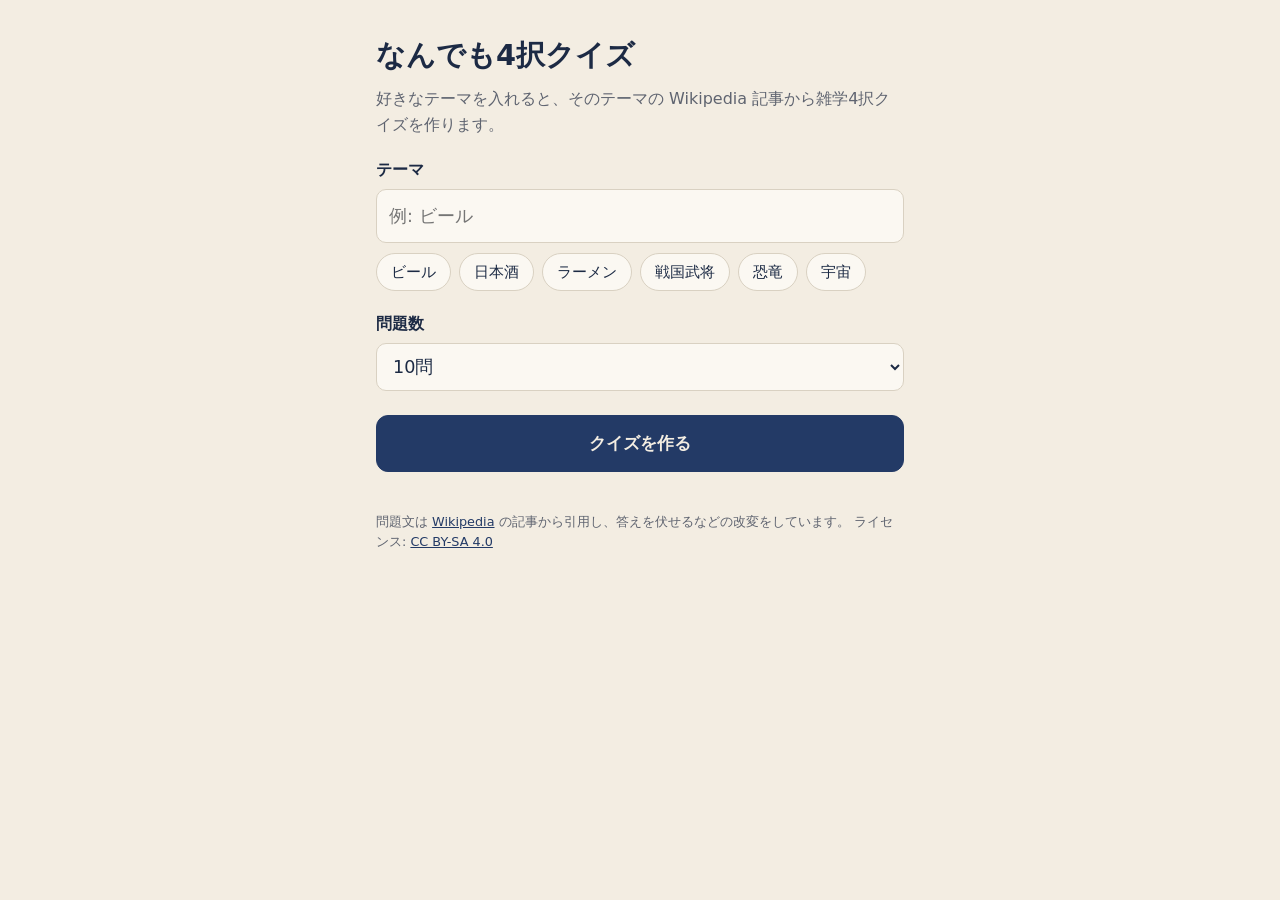
<file: index.html>
<!DOCTYPE html>
<html lang="ja">
<head>
  <meta charset="UTF-8">
  <meta name="viewport" content="width=device-width, initial-scale=1.0">
  <meta http-equiv="Content-Security-Policy" content="default-src 'none'; script-src 'self'; style-src 'self'; connect-src https://ja.wikipedia.org; img-src 'self'; base-uri 'none'; form-action 'none'">
  <meta name="referrer" content="strict-origin-when-cross-origin">
  <title>なんでも4択クイズ</title>
  <link rel="stylesheet" href="style.css">
</head>
<body>
  <main>
    <section id="start">
      <h1>なんでも4択クイズ</h1>
      <p class="lead">好きなテーマを入れると、そのテーマの Wikipedia 記事から雑学4択クイズを作ります。</p>
      <form id="start-form">
        <label for="theme">テーマ</label>
        <input id="theme" type="text" placeholder="例: ビール" maxlength="50" required autocomplete="off" enterkeyhint="go">
        <div class="chips">
          <button type="button" class="chip">ビール</button>
          <button type="button" class="chip">日本酒</button>
          <button type="button" class="chip">ラーメン</button>
          <button type="button" class="chip">戦国武将</button>
          <button type="button" class="chip">恐竜</button>
          <button type="button" class="chip">宇宙</button>
        </div>
        <label for="count">問題数</label>
        <select id="count">
          <option value="3">3問</option>
          <option value="5">5問</option>
          <option value="10" selected>10問</option>
        </select>
        <button type="submit" class="primary">クイズを作る</button>
      </form>
      <p id="error" class="error" hidden></p>
    </section>

    <section id="loading" hidden>
      <div class="spinner"></div>
      <p id="loading-text"></p>
    </section>

    <section id="quiz" hidden>
      <div class="quiz-header">
        <span id="quiz-theme"></span>
        <span id="progress"></span>
      </div>
      <p id="question-label" class="question-label"></p>
      <blockquote id="question"></blockquote>
      <div id="choices" class="choices"></div>
      <div id="feedback" hidden>
        <p id="feedback-text"></p>
        <p id="full-text" class="full-text" hidden></p>
        <a id="source-link" target="_blank" rel="noopener noreferrer"></a>
        <button id="next" type="button" class="primary"></button>
      </div>
      <button id="quit" type="button" class="link-button">やめる</button>
    </section>

    <section id="result" hidden>
      <h2>結果</h2>
      <p id="score"></p>
      <p id="comment"></p>
      <ol id="review"></ol>
      <button id="retry" type="button" class="primary">同じテーマでもう一度</button>
      <button id="new-theme" type="button">別のテーマで遊ぶ</button>
    </section>
  </main>

  <footer>
    問題文は <a href="https://ja.wikipedia.org/" target="_blank" rel="noopener noreferrer">Wikipedia</a> の記事から引用し、答えを伏せるなどの改変をしています。
    ライセンス: <a href="https://creativecommons.org/licenses/by-sa/4.0/deed.ja" target="_blank" rel="noopener noreferrer">CC BY-SA 4.0</a>
  </footer>

  <script src="main.js"></script>
</body>
</html>
</file>
<file: style.css>
/* ネイビー / グレー / ベージュ */
:root {
  --bg: #f3ede2;
  --card: #fbf8f2;
  --text: #1c2a44;
  --muted: #5f6470;
  --border: #d9d1c2;
  --accent: #233a66;
  --accent-text: #f3ede2;
  --correct: #3d7a5a;
  --wrong: #b5473f;
}

@media (prefers-color-scheme: dark) {
  :root {
    --bg: #121a2b;
    --card: #1b2539;
    --text: #ece4d4;
    --muted: #9aa1ae;
    --border: #2e3a52;
    --accent: #d8c6a2;
    --accent-text: #121a2b;
  }
}

[hidden] {
  display: none !important;
}

* {
  box-sizing: border-box;
}

body {
  margin: 0;
  background: var(--bg);
  color: var(--text);
  font-family: system-ui, -apple-system, "Hiragino Sans", "Noto Sans JP", sans-serif;
  line-height: 1.6;
}

main {
  max-width: 560px;
  margin: 0 auto;
  padding: 24px 16px;
}

h1 {
  font-size: 1.8rem;
  margin: 8px 0;
}

.lead {
  color: var(--muted);
  margin-top: 0;
}

label {
  display: block;
  font-weight: bold;
  margin: 20px 0 6px;
}

input,
select,
button {
  font: inherit;
  color: inherit;
}

input,
select {
  width: 100%;
  padding: 12px;
  border: 1px solid var(--border);
  border-radius: 10px;
  background: var(--card);
  font-size: 1.1rem;
}

button {
  width: 100%;
  padding: 14px;
  margin-top: 12px;
  border: 1px solid var(--border);
  border-radius: 12px;
  background: var(--card);
  font-size: 1.05rem;
  cursor: pointer;
}

button.primary {
  background: var(--accent);
  border-color: var(--accent);
  color: var(--accent-text);
  font-weight: bold;
  margin-top: 24px;
}

.chips {
  display: flex;
  flex-wrap: wrap;
  gap: 8px;
  margin-top: 10px;
}

.chip {
  width: auto;
  margin: 0;
  padding: 6px 14px;
  border-radius: 999px;
  font-size: 0.95rem;
}

.error {
  color: var(--wrong);
  font-weight: bold;
}

#loading {
  text-align: center;
  padding-top: 80px;
}

.spinner {
  width: 40px;
  height: 40px;
  margin: 0 auto 16px;
  border: 4px solid var(--border);
  border-top-color: var(--accent);
  border-radius: 50%;
  animation: spin 0.8s linear infinite;
}

@keyframes spin {
  to {
    transform: rotate(360deg);
  }
}

.quiz-header {
  display: flex;
  justify-content: space-between;
  color: var(--muted);
  font-size: 0.95rem;
}

.question-label {
  font-weight: bold;
  margin-bottom: 8px;
}

blockquote {
  margin: 0;
  padding: 16px;
  background: var(--card);
  border: 1px solid var(--border);
  border-left: 4px solid var(--accent);
  border-radius: 10px;
}

.choices button {
  text-align: left;
}

.choices button.correct {
  border-color: var(--correct);
  background: var(--correct);
  color: #ffffff;
  font-weight: bold;
}

.choices button.wrong {
  border-color: var(--wrong);
  background: var(--wrong);
  color: #ffffff;
}

.choices button:disabled:not(.correct):not(.wrong) {
  opacity: 0.5;
}

#feedback {
  margin-top: 16px;
}

#feedback-text {
  font-size: 1.2rem;
  font-weight: bold;
  margin-bottom: 4px;
}

a {
  color: var(--accent);
}

.link-button {
  background: none;
  border: none;
  color: var(--muted);
  text-decoration: underline;
  font-size: 0.9rem;
}

#score {
  font-size: 2rem;
  font-weight: bold;
  margin: 0;
}

#review {
  padding-left: 1.4em;
}

#review li {
  margin-bottom: 6px;
}

#review .mark-correct {
  color: var(--correct);
  font-weight: bold;
}

#review .mark-wrong {
  color: var(--wrong);
  font-weight: bold;
}

#review .your-answer {
  color: var(--muted);
  font-size: 0.9rem;
}

footer {
  max-width: 560px;
  margin: 0 auto;
  padding: 16px 16px 32px;
  color: var(--muted);
  font-size: 0.8rem;
}

.full-text {
  margin: 0 0 8px;
  padding: 10px 12px;
  background: var(--card);
  border: 1px solid var(--border);
  border-radius: 10px;
  font-size: 0.95rem;
}
</file>
